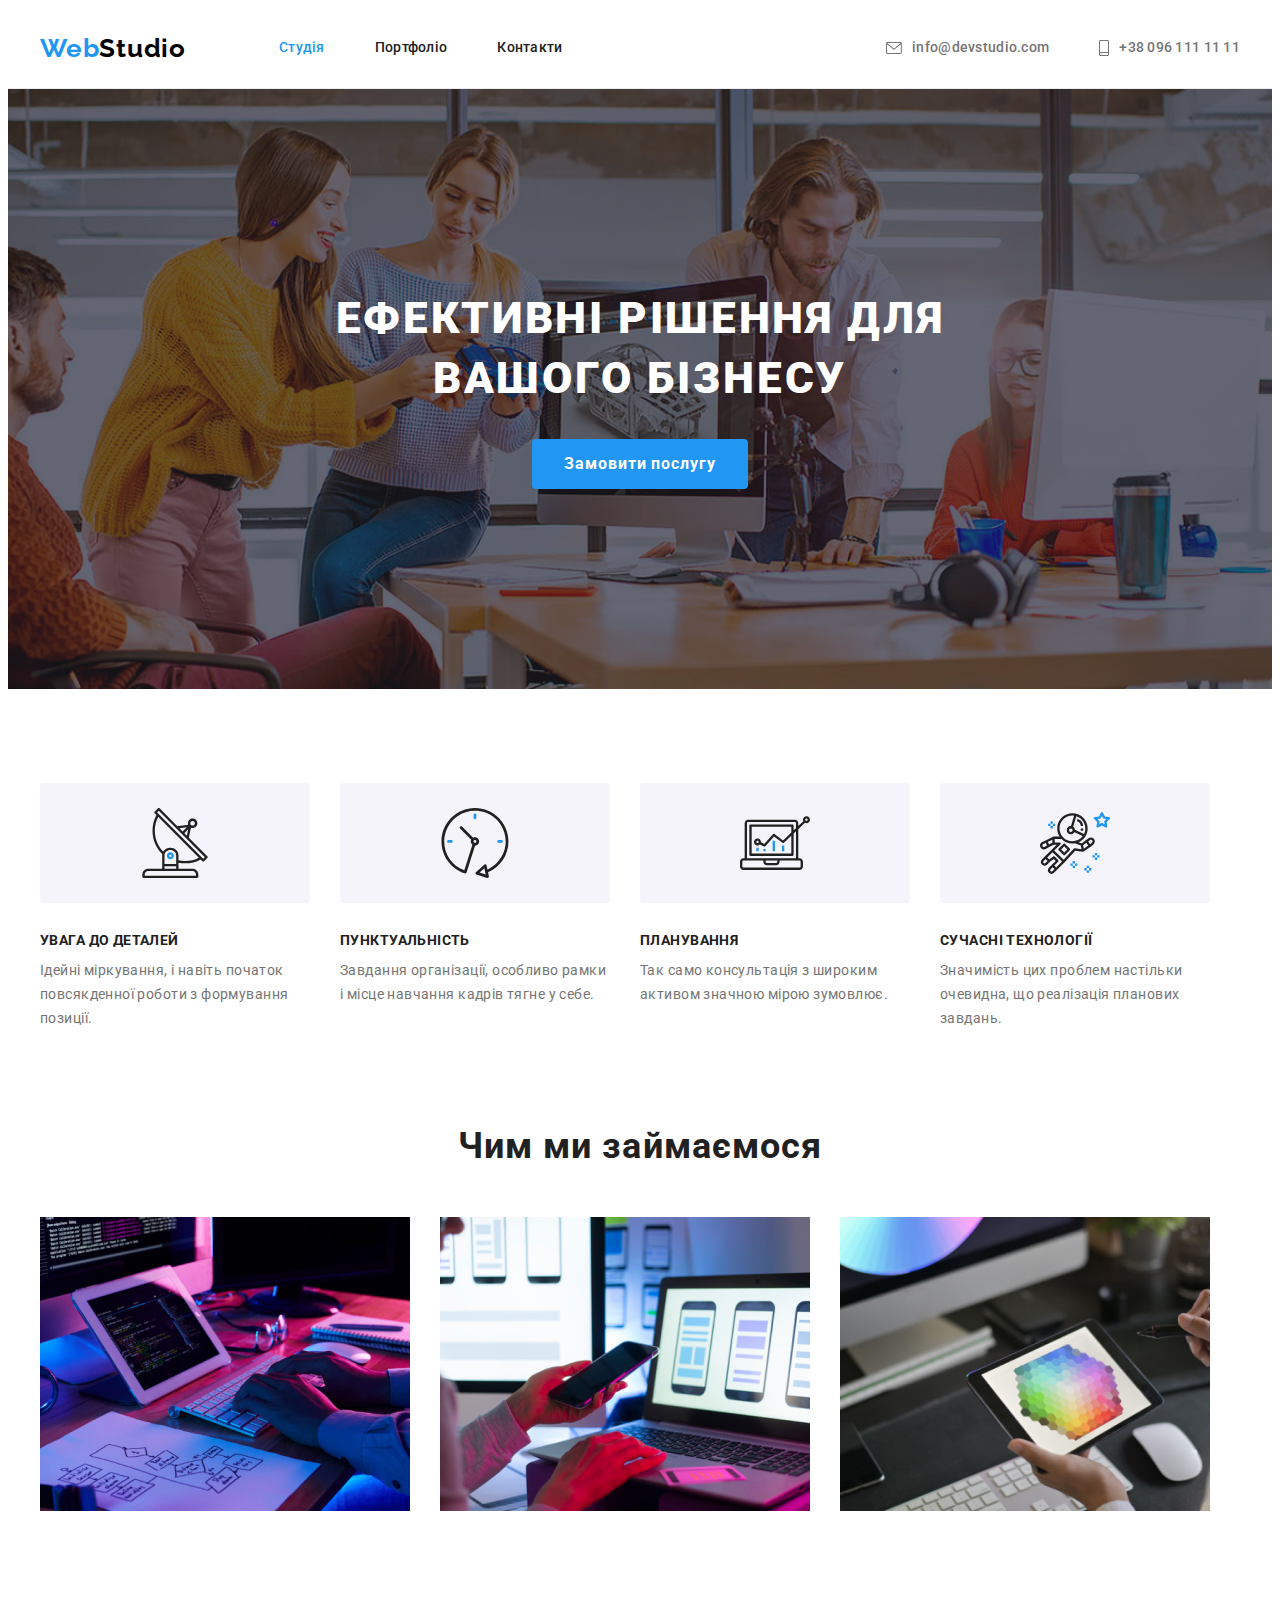
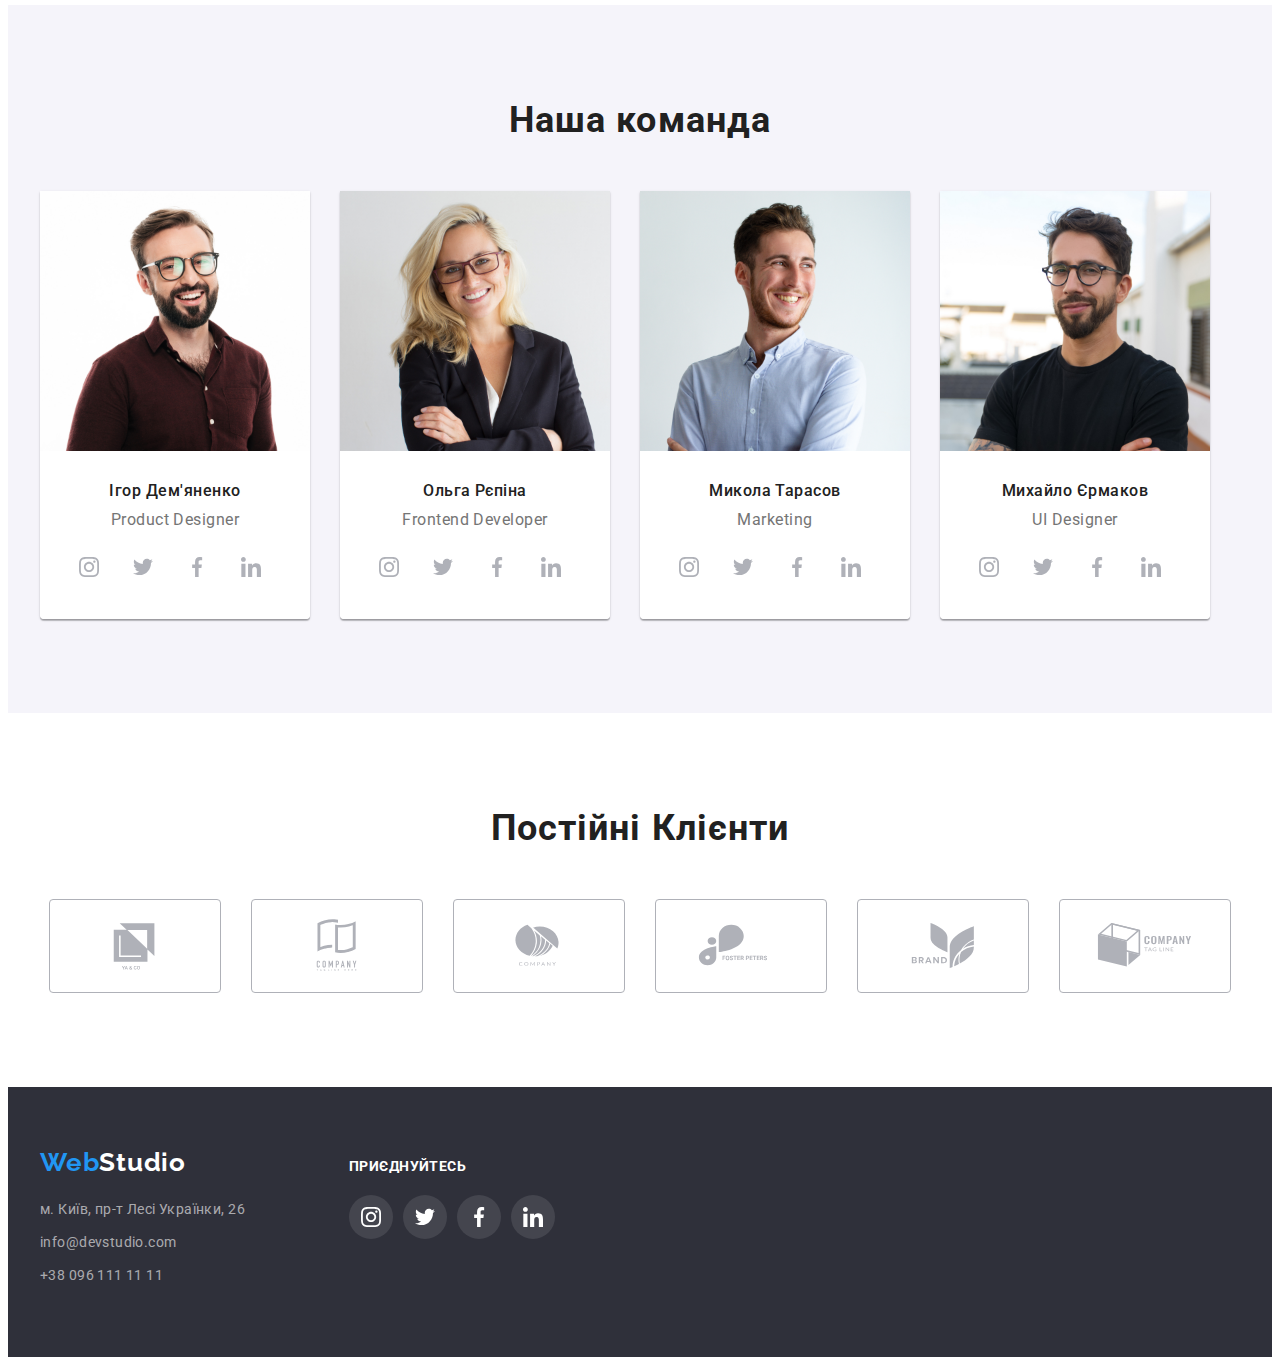
<file: index.html>
<!DOCTYPE html>
<html lang="uk">
  <head>
    <meta charset="UTF-8" />
    <meta http-equiv="X-UA-Compatible" content="IE=edge" />
    <meta name="viewport" content="width=device-width, initial-scale=1.0" />
    <link
      href="https://fonts.googleapis.com/css2?family=Raleway:wght@700&family=Roboto:wght@400;500;700;900&display=swap"
      rel="stylesheet"
    />
    <title>goit-markup-hw-04</title>
    <link
      rel="stylesheet"
      href="https://cdnjs.cloudflare.com/ajax/libs/modern-normalize/1.1.0/modern-normalize.min.css"
      integrity="sha512-wpPYUAdjBVSE4KJnH1VR1HeZfpl1ub8YT/NKx4PuQ5NmX2tKuGu6U/JRp5y+Y8XG2tV+wKQpNHVUX03MfMFn9Q=="
      crossorigin="anonymous"
      referrerpolicy="no-referrer"
    />
    <link rel="stylesheet" href="./css/style.css" />
  </head>
  <body>
    <!--Шапка-->
    <header class="header">
      <div class="container">
        <a href="./index.html" class="header-logo"
          ><span class="logo-web">Web</span>Studio</a
        >
        <nav class="nav">
          <ul class="nav-list list">
            <li class="nav-item">
              <a class="nav-link link current" href="./index.html ">Студія</a>
            </li>
            <li class="nav-item">
              <a href="./portfolio.html" class="nav-link link">Портфоліо</a>
            </li>
            <li class="nav-item">
              <a href="./contacts.html" class="nav-link link">Контакти</a>
            </li>
          </ul>
        </nav>
        <ul class="header-contacts list">
          <li class="contacts-item">
            <a href="mailto:info@devstudio.com" class="contacts-link"
              ><svg class="mail-icon" width="16px" height="12px">
                <use href="./images/icons.svg#mail"></use></svg
              >info@devstudio.com</a
            >
          </li>
          <li class="contacts-item">
            <a href="tel:+380961111111" class="contacts-link"
              ><svg class="mail-icon" width="10px" height="16px">
                <use href="./images/icons.svg#smartphone"></use></svg
              >+38 096 111 11 11</a
            >
          </li>
        </ul>
      </div>
    </header>
    <main>
      <!--Герой-->
      <section class="hero">
        <div class="container hero-container">
          <h1 class="hero-title">Ефективні рішення для вашого бізнесу</h1>
          <button type="button" class="hero-btn">Замовити послугу</button>
        </div>
      </section>
      <!--Особливості-->
      <section class="features section">
        <div class="container">
          <h2 class="hidden-title visually-hidden">Особливості</h2>
          <ul class="features-list list">
            <li class="features-item">
              <div class="features-box">
                <svg class="icon" width="70" height="70">
                  <use href="./images/icons.svg#antenna"></use>
                </svg>
              </div>
              <h3 class="features-title">УВАГА ДО ДЕТАЛЕЙ</h3>
              <p class="features-text">
                Ідейні міркування, і навіть початок повсякденної роботи з
                формування позиції.
              </p>
            </li>
            <li class="features-item">
              <div class="features-box">
                <svg class="icon" width="70" height="70">
                  <use href="./images/icons.svg#clock"></use>
                </svg>
              </div>
              <h3 class="features-title">ПУНКТУАЛЬНІСТЬ</h3>
              <p class="features-text">
                Завдання організації, особливо рамки і місце навчання кадрів
                тягне у себе.
              </p>
            </li>
            <li class="features-item">
              <div class="features-box">
                <svg class="icon" width="70" height="70">
                  <use href="./images/icons.svg#diagram"></use>
                </svg>
              </div>
              <h3 class="features-title">ПЛАНУВАННЯ</h3>
              <p class="features-text">
                Так само консультація з широким активом значною мірою зумовлює.
              </p>
            </li>
            <li class="features-item">
              <div class="features-box">
                <svg class="icon" width="70" height="70">
                  <use href="./images/icons.svg#astronaut"></use>
                </svg>
              </div>
              <h3 class="features-title">СУЧАСНІ ТЕХНОЛОГІЇ</h3>
              <p class="features-text">
                Значимість цих проблем настільки очевидна, що реалізація
                планових завдань.
              </p>
            </li>
          </ul>
        </div>
      </section>
      <!--Чим ми займаємося-->
      <section class="activity">
        <div class="container">
          <h2 class="activity-title">Чим ми займаємося</h2>
          <ul class="activity-list list">
            <li class="activity-item">
              <img
                src="./images/img-1.jpg"
                alt="програмує на гаджеті"
                width="370"
              />
            </li>
            <li class="activity-item">
              <img
                src="./images/img-2.jpg"
                alt="програмує на гаджеті"
                width="370"
              />
            </li>
            <li class="activity-item">
              <img
                src="./images/img-3.jpg"
                alt="програмує на гаджеті"
                width="370"
              />
            </li>
          </ul>
        </div>
      </section>
      <!--Наша Команда-->
      <section class="team section">
        <div class="container">
          <h2 class="team-title">Наша команда</h2>
          <ul class="team-list list">
            <li class="team-item">
              <img
                src="./images/team-foto-1.jpg"
                alt="фото співробітника компанії"
                width="270"
              />
              <div class="team-card">
                <h3 class="team-name">Ігор Дем'яненко</h3>
                <p class="team-text">Product Designer</p>
                <ul class="list icon-list">
                  <li class="team-social-item">
                    <a class="social" href="">
                      <svg width="20" height="20">
                        <use href="./images/icons.svg#instagram"></use>
                      </svg>
                    </a>
                  </li>
                  <li class="team-social-item">
                    <a class="social" href="">
                      <svg width="20" height="20">
                        <use href="./images/icons.svg#twitter"></use>
                      </svg>
                    </a>
                  </li>
                  <li class="team-social-item">
                    <a class="social" href="">
                      <svg width="20" height="20">
                        <use href="./images/icons.svg#facebook"></use>
                      </svg>
                    </a>
                  </li>
                  <li class="team-social-item">
                    <a class="social" href="">
                      <svg width="20" height="20">
                        <use href="./images/icons.svg#linkedin"></use>
                      </svg>
                    </a>
                  </li>
                </ul>
              </div>
            </li>
            <li class="team-item">
              <img
                src="./images/team-foto-2.jpg"
                alt="фото співробітника компанії"
                width="270"
              />
              <div class="team-card">
                <h3 class="team-name">Ольга Рєпіна</h3>
                <p class="team-text">Frontend Developer</p>
                <ul class="list icon-list">
                  <li class="team-social-item">
                    <a class="social" href="">
                      <svg width="20" height="20">
                        <use href="./images/icons.svg#instagram"></use>
                      </svg>
                    </a>
                  </li>
                  <li class="team-social-item">
                    <a class="social" href="">
                      <svg width="20" height="20">
                        <use href="./images/icons.svg#twitter"></use>
                      </svg>
                    </a>
                  </li>
                  <li class="team-social-item">
                    <a class="social" href="">
                      <svg width="20" height="20">
                        <use href="./images/icons.svg#facebook"></use>
                      </svg>
                    </a>
                  </li>
                  <li class="team-social-item">
                    <a class="social" href="">
                      <svg width="20" height="20">
                        <use href="./images/icons.svg#linkedin"></use>
                      </svg>
                    </a>
                  </li>
                </ul>
              </div>
            </li>
            <li class="team-item">
              <img
                src="./images/team-foto-3.jpg"
                alt="фото співробітника компанії"
                width="270"
              />
              <div class="team-card">
                <h3 class="team-name">Микола Тарасов</h3>
                <p class="team-text">Marketing</p>
                <ul class="list icon-list">
                  <li class="team-social-item">
                    <a class="social" href="">
                      <svg width="20" height="20">
                        <use href="./images/icons.svg#instagram"></use>
                      </svg>
                    </a>
                  </li>
                  <li class="team-social-item">
                    <a class="social" href="">
                      <svg width="20" height="20">
                        <use href="./images/icons.svg#twitter"></use>
                      </svg>
                    </a>
                  </li>
                  <li class="team-social-item">
                    <a class="social" href="">
                      <svg width="20" height="20">
                        <use href="./images/icons.svg#facebook"></use>
                      </svg>
                    </a>
                  </li>
                  <li class="team-social-item">
                    <a class="social" href="">
                      <svg width="20" height="20">
                        <use href="./images/icons.svg#linkedin"></use>
                      </svg>
                    </a>
                  </li>
                </ul>
              </div>
            </li>
            <li class="team-item">
              <img
                src="./images/team-foto-4.jpg"
                alt="фото співробітника компанії"
                width="270"
              />
              <div class="team-card">
                <h3 class="team-name">Михайло Єрмаков</h3>
                <p class="team-text">UI Designer</p>
                <ul class="list icon-list">
                  <li class="team-social-item">
                    <a class="social" href="">
                      <svg width="20" height="20">
                        <use href="./images/icons.svg#instagram"></use>
                      </svg>
                    </a>
                  </li>
                  <li class="team-social-item">
                    <a class="social" href="">
                      <svg width="20" height="20">
                        <use href="./images/icons.svg#twitter"></use>
                      </svg>
                    </a>
                  </li>
                  <li class="team-social-item">
                    <a class="social" href="">
                      <svg width="20" height="20">
                        <use href="./images/icons.svg#facebook"></use>
                      </svg>
                    </a>
                  </li>
                  <li class="team-social-item">
                    <a class="social" href="">
                      <svg width="20" height="20">
                        <use href="./images/icons.svg#linkedin"></use>
                      </svg>
                    </a>
                  </li>
                </ul>
              </div>
            </li>
          </ul>
        </div>
      </section>
      <!--Постійні клієнти-->
      <section class="clients section">
        <div class="container">
          <h2 class="regular-clients-title">Постійні Клієнти</h2>
          <ul class="list client-list">
            <li class="client-icon">
              <a class="client-link" href=""
                ><svg class="client-logo" width="106" height="60">
                  <use href="./images/icons.svg#logo-1"></use></svg
              ></a>
            </li>
            <li class="client-icon">
              <a class="client-link" href=""
                ><svg class="client-logo" width="106" height="60">
                  <use href="./images/icons.svg#logo-2"></use></svg
              ></a>
            </li>
            <li class="client-icon">
              <a class="client-link" href=""
                ><svg class="client-logo" width="106" height="60">
                  <use href="./images/icons.svg#logo-3"></use></svg
              ></a>
            </li>
            <li class="client-icon">
              <a class="client-link" href=""
                ><svg class="client-logo" width="106" height="60">
                  <use href="./images/icons.svg#logo-4"></use></svg
              ></a>
            </li>
            <li class="client-icon">
              <a class="client-link" href=""
                ><svg class="client-logo" width="106" height="60">
                  <use href="./images/icons.svg#logo-5"></use></svg
              ></a>
            </li>
            <li class="client-icon">
              <a class="client-link" href=""
                ><svg class="client-logo" width="106" height="60">
                  <use href="./images/icons.svg#logo-6"></use></svg
              ></a>
            </li>
          </ul>
        </div>
      </section>
    </main>
    <!--Футер-->
    <footer class="footer">
      <div class="container footer-section">
        <div class="footer-contacts">
          <a class="footer-logo header-logo link" href="./index.html"
            ><span class="logo-web">Web</span>Studio</a
          >
          <address>
            <ul class="footer-list list">
              <li class="footer-item">
                <a
                  href="https://goo.gl/maps/ifMbMXuHvsJ8rCSMA"
                  target="_blank"
                  rel="noopener noindex nofollow"
                  class="address-link link"
                  >м. Київ, пр-т Лесі Українки, 26</a
                >
              </li>
              <li class="footer-item">
                <a href="mailto:info@devstudio.com" class="address-link link"
                  >info@devstudio.com</a
                >
              </li>
              <li class="footer-item">
                <a href="tel:+380961111111" class="address-link link"
                  >+38 096 111 11 11</a
                >
              </li>
            </ul>
          </address>
        </div>
        <div class="footer-social">
          <p class="social-text">приєднуйтесь</p>
          <ul class="social-lincs list">
            <li class="social-lincs-item">
              <a class="elipse" href=""
                ><svg class="social-icon" width="20" height="20">
                  <use href="./images/icons.svg#instagram"></use></svg
              ></a>
            </li>
            <li class="social-lincs-item">
              <a class="elipse" href=""
                ><svg class="social-icon" width="20" height="20">
                  <use href="./images/icons.svg#twitter"></use></svg
              ></a>
            </li>
            <li class="social-lincs-item">
              <a class="elipse" href=""
                ><svg class="social-icon" width="20" height="20">
                  <use href="./images/icons.svg#facebook"></use></svg
              ></a>
            </li>
            <li class="social-lincs-item">
              <a class="elipse" href=""
                ><svg class="social-icon" width="20" height="20">
                  <use href="./images/icons.svg#linkedin"></use></svg
              ></a>
            </li>
          </ul>
        </div>
      </div>
    </footer>
  </body>
</html>
</file>
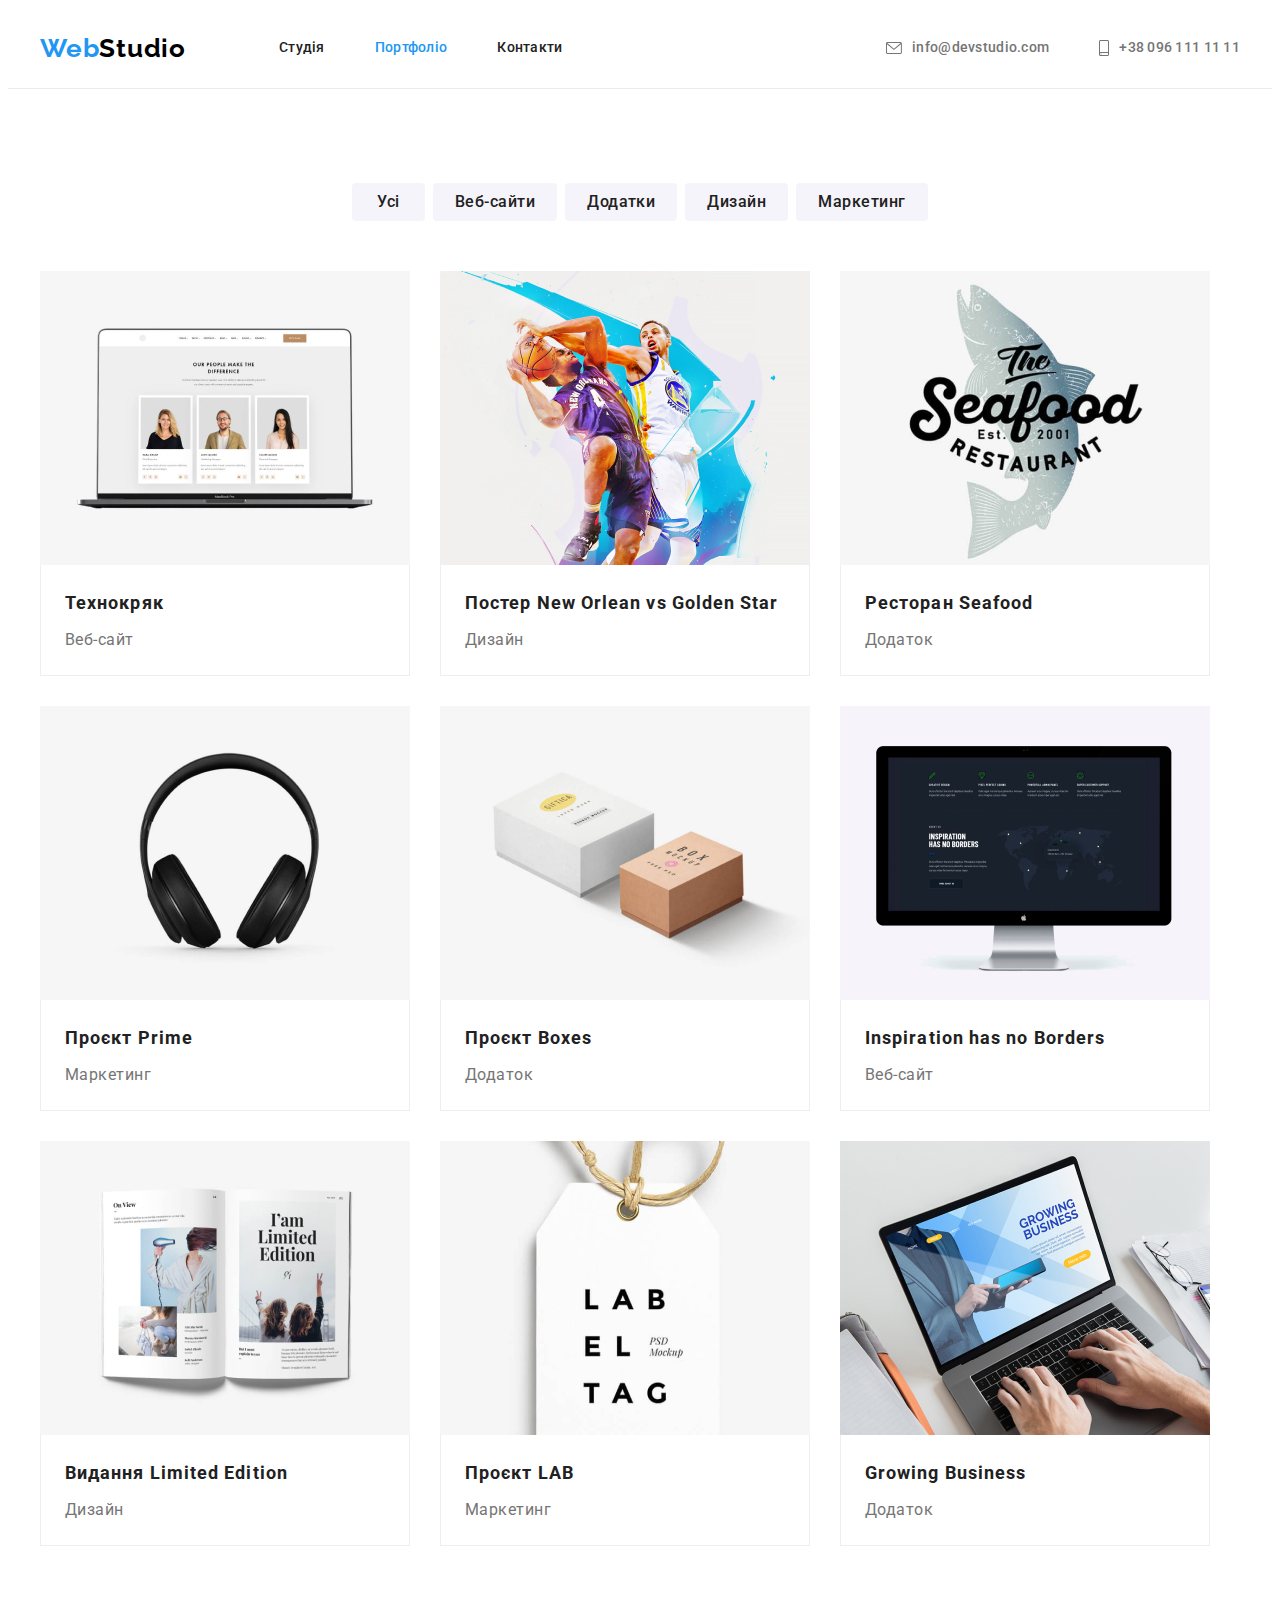
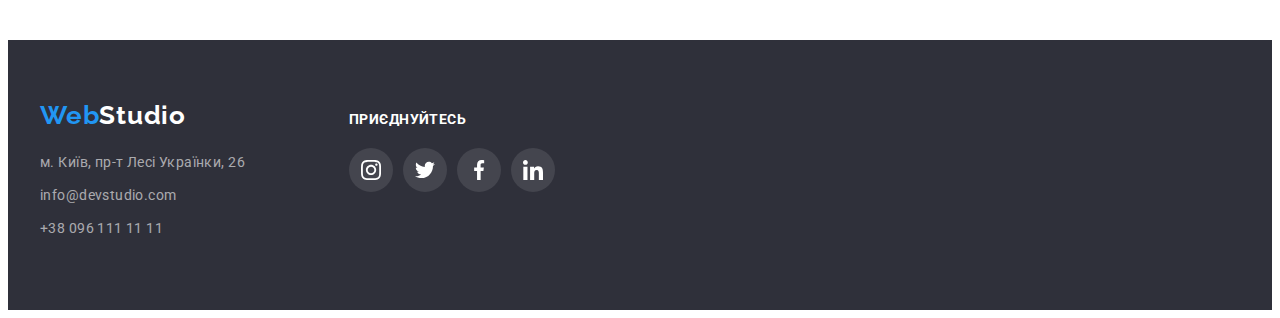
<file: portfolio.html>
<!DOCTYPE html>
<html lang="uk">
  <head>
    <meta charset="UTF-8" />
    <meta http-equiv="X-UA-Compatible" content="IE=edge" />
    <meta name="viewport" content="width=device-width, initial-scale=1.0" />
    <link
      href="https://fonts.googleapis.com/css2?family=Raleway:wght@700&family=Roboto:wght@400;500;700;900&display=swap"
      rel="stylesheet"
    />
    <title>goit-markup-hw-04</title>
    <link
      rel="stylesheet"
      href="https://cdnjs.cloudflare.com/ajax/libs/modern-normalize/1.1.0/modern-normalize.min.css"
      integrity="sha512-wpPYUAdjBVSE4KJnH1VR1HeZfpl1ub8YT/NKx4PuQ5NmX2tKuGu6U/JRp5y+Y8XG2tV+wKQpNHVUX03MfMFn9Q=="
      crossorigin="anonymous"
      referrerpolicy="no-referrer"
    />
    <link rel="stylesheet" href="./css/style.css" />
  </head>
  <body>
    <!--Шапка-->
    <header class="header">
      <div class="container">
        <a href="./index.html" class="header-logo"
          ><span class="logo-web">Web</span>Studio</a
        >
        <nav class="nav">
          <ul class="nav-list list">
            <li class="nav-item">
              <a class="nav-link link" href="./index.html ">Студія</a>
            </li>
            <li class="nav-item">
              <a href="./portfolio.html" class="nav-link link current"
                >Портфоліо</a
              >
            </li>
            <li class="nav-item">
              <a href="./contacts.html" class="nav-link link">Контакти</a>
            </li>
          </ul>
        </nav>
        <ul class="header-contacts list">
          <li class="contacts-item">
            <a href="mailto:info@devstudio.com" class="contacts-link"
              ><svg class="mail-icon" width="16px" height="12px">
                <use href="./images/icons.svg#mail"></use></svg
              >info@devstudio.com</a
            >
          </li>
          <li class="contacts-item">
            <a href="tel:+380961111111" class="contacts-link"
              ><svg class="mail-icon" width="10px" height="16px">
                <use href="./images/icons.svg#smartphone"></use></svg
              >+38 096 111 11 11</a
            >
          </li>
        </ul>
      </div>
    </header>
    <main>
      <!-----------Портфоліо---------------->
      <section class="portfolio section">
        <div class="container portfolio-container">
          <h1 class="portfolio-title visually-hidden">Портфоліо</h1>
          <ul class="portfolio-filter list">
            <li class="filter-item">
              <button class="filter-btn first-btn" type="button">Усі</button>
            </li>
            <li class="filter-item">
              <button class="filter-btn" type="button">Веб-сайти</button>
            </li>
            <li class="filter-item">
              <button class="filter-btn" type="button">Додатки</button>
            </li>
            <li class="filter-item">
              <button class="filter-btn" type="button">Дизайн</button>
            </li>
            <li class="filter-item">
              <button class="filter-btn" type="button">Маркетинг</button>
            </li>
          </ul>
          <ul class="portfolio-list list">
            <li class="portfolio-item">
              <a class="link" href="">
                <img
                  src="./images/filter-1.jpg"
                  alt=" відкрита сторінка веб-сайту на ноутбуці"
                  width="370"
                />
                <div class="portfolio-card">
                  <h2 class="portfolio-title">Технокряк</h2>
                  <p class="portfolio-text">Веб-сайт</p>
                </div>
              </a>
            </li>
            <li class="portfolio-item">
              <a class="link" href=""
                ><img
                  src="./images/filter-2.jpg"
                  alt="грають два баскетболіста"
                  width="370"
                />
                <div class="portfolio-card">
                  <h2 class="portfolio-title">
                    Постер New Orlean vs Golden Star
                  </h2>
                  <p class="portfolio-text">Дизайн</p>
                </div>
              </a>
            </li>
            <li class="portfolio-item">
              <a class="link" href=""
                ><img
                  src="./images/filter-3.jpg"
                  alt="лого рибного ресторану"
                  width="370"
                />
                <div class="portfolio-card">
                  <h2 class="portfolio-title">Ресторан Seafood</h2>
                  <p class="portfolio-text">Додаток</p>
                </div>
              </a>
            </li>
            <li class="portfolio-item">
              <a class="link" href="">
                <img src="./images/filter-4.jpg" alt="навушники" width="370" />
                <div class="portfolio-card">
                  <h2 class="portfolio-title">Проєкт Prime</h2>
                  <p class="portfolio-text">Маркетинг</p>
                </div>
              </a>
            </li>
            <li class="portfolio-item">
              <a class="link" href="">
                <img
                  src="./images/filter-5.jpg"
                  alt="дві коробки"
                  width="370"
                />
                <div class="portfolio-card">
                  <h2 class="portfolio-title">Проєкт Boxes</h2>
                  <p class="portfolio-text">Додаток</p>
                </div>
              </a>
            </li>
            <li class="portfolio-item">
              <a class="link" href="">
                <img src="./images/filter-6.jpg" alt="монітор" width="370" />
                <div class="portfolio-card">
                  <h2 class="portfolio-title">Inspiration has no Borders</h2>
                  <p class="portfolio-text">Веб-сайт</p>
                </div>
              </a>
            </li>
            <li class="portfolio-item">
              <a class="link" href="">
                <img src="./images/filter-7.jpg" alt="книга" width="370" />
                <div class="portfolio-card">
                  <h2 class="portfolio-title">Видання Limited Edition</h2>
                  <p class="portfolio-text">Дизайн</p>
                </div>
              </a>
            </li>
            <li class="portfolio-item">
              <a class="link" href="">
                <img src="./images/filter-8.jpg" alt="бірка LAB" width="370" />
                <div class="portfolio-card">
                  <h2 class="portfolio-title">Проєкт LAB</h2>
                  <p class="portfolio-text">Маркетинг</p>
                </div>
              </a>
            </li>
            <li class="portfolio-item">
              <a class="link" href="">
                <img
                  src="./images/filter-9.jpg"
                  alt="людина друкує на ноутбуці"
                  width="370"
                />
                <div class="portfolio-card">
                  <h2 class="portfolio-title">Growing Business</h2>
                  <p class="portfolio-text">Додаток</p>
                </div>
              </a>
            </li>
          </ul>
        </div>
      </section>
    </main>
    <!--Футер-->
    <footer class="footer">
      <div class="container footer-section">
        <div class="footer-contacts">
          <a class="footer-logo header-logo link" href="./index.html"
            ><span class="logo-web">Web</span>Studio</a
          >
          <address>
            <ul class="footer-list list">
              <li class="footer-item">
                <a
                  href="https://goo.gl/maps/ifMbMXuHvsJ8rCSMA"
                  target="_blank"
                  rel="noopener noindex nofollow"
                  class="address-link link"
                  >м. Київ, пр-т Лесі Українки, 26</a
                >
              </li>
              <li class="footer-item">
                <a href="mailto:info@devstudio.com" class="address-link link"
                  >info@devstudio.com</a
                >
              </li>
              <li class="footer-item">
                <a href="tel:+380961111111" class="address-link link"
                  >+38 096 111 11 11</a
                >
              </li>
            </ul>
          </address>
        </div>
        <div class="footer-social">
          <p class="social-text">приєднуйтесь</p>
          <ul class="social-lincs list">
            <li class="social-lincs-item">
              <a class="elipse" href=""
                ><svg class="social-icon" width="20" height="20">
                  <use href="./images/icons.svg#instagram"></use></svg
              ></a>
            </li>
            <li class="social-lincs-item">
              <a class="elipse" href=""
                ><svg class="social-icon" width="20" height="20">
                  <use href="./images/icons.svg#twitter"></use></svg
              ></a>
            </li>
            <li class="social-lincs-item">
              <a class="elipse" href=""
                ><svg class="social-icon" width="20" height="20">
                  <use href="./images/icons.svg#facebook"></use></svg
              ></a>
            </li>
            <li class="social-lincs-item">
              <a class="elipse" href=""
                ><svg class="social-icon" width="20" height="20">
                  <use href="./images/icons.svg#linkedin"></use></svg
              ></a>
            </li>
          </ul>
        </div>
      </div>
    </footer>
  </body>
</html>
</file>
<file: css/style.css>
:root {
  --accent-color: #2196f3;
  --title-text-color: #212121;
  --primary-text-color: #757575;
  --primary-light-color: #ffffff;
}

body {
  font-family: "Roboto", sans-serif;
  color: var(--primary-text-color);
  letter-spacing: 0.03em;
  min-width: 1200px;
}

img {
  display: block;
}

h1,
h2,
h3,
h4,
h5,
h6,
p,
ul {
  margin: 0;
}

.list {
  padding: 0;
  margin: 0;
  list-style: none;
}

.link {
  text-decoration: none;
}

.link.current {
  color: var(--accent-color);
}

.visually-hidden {
  position: absolute;
  width: 1px;
  height: 1px;
  margin: -1px;
  border: 0;
  padding: 0;
  white-space: nowrap;
  clip-path: inset(100%);
  clip: rect(0 0 0 0);
  overflow: hidden;
}

.container {
  width: 1200px;
  margin: 0 auto;
  padding-left: 15px;
  padding-right: 15px;
}

.section {
  padding-top: 94px;
  padding-bottom: 94px;
}

/*-----------------Шапка-------------------------*/

.header {
  border-bottom: 1px solid #ececec;
}

.header .container {
  align-items: center;
  display: flex;
}

.header-logo {
  display: block;
  font-family: "Raleway";
  font-style: normal;
  font-weight: 700;
  font-size: 26px;
  line-height: 1.19;
  letter-spacing: 0.03em;
  color: #000000;

  margin-right: 93px;
  text-decoration: none;
}

.logo-web {
  color: var(--accent-color);
}

.nav-list,
.header-contacts {
  display: flex;
  align-items: center;
}
.nav-item {
  display: block;
}

.nav-link {
  display: block;
  padding-top: 32px;
  padding-bottom: 32px;
  font-weight: 500;
  font-size: 14px;
  line-height: 1.14;
  letter-spacing: 0.02em;
  color: var(--title-text-color);
}

.nav-item:not(:last-child) {
  margin-right: 50px;
}

.contacts-link {
  display: flex;
  justify-content: center;
  align-items: center;
  padding-top: 32px;
  padding-bottom: 32px;
  font-weight: 500;
  font-size: 14px;
  line-height: 1.14;
  letter-spacing: 0.02em;
  color: var(--primary-text-color);
  text-decoration: none;
}

.contacts-link:hover,
.contacts-link:focus {
  color: var(--accent-color);
}

.header-contacts {
  margin-left: auto;
}

.contacts-item:not(:first-child) {
  margin-left: 50px;
}

.mail-icon {
  margin-right: 10px;
  fill: currentColor;
}

/*-----------------Герой-------------------------*/

.hero {
  display: block;
  max-width: 1600px;
  max-height: 600px;
  background: rgba(47, 48, 58, 0.4);
  padding: 200px 0;
  background-image: linear-gradient(
      to right,
      rgba(47, 48, 58, 0.4),
      rgba(47, 48, 58, 0.4)
    ),
    url(../images/hero-back.jpg);
  background-repeat: no-repeat;
  background-size: cover;
  background-position: center;
  margin: auto;
}

.hero-container {
  text-align: center;
}

.hero-title {
  max-width: 696px;
  font-weight: 900;
  font-size: 44px;
  line-height: 1.36;
  text-align: center;
  letter-spacing: 0.06em;
  text-transform: uppercase;
  color: var(--primary-light-color);
  margin: 0 auto 30px;
}
.hero-btn {
  display: inline-block;
  font-family: "Roboto";
  font-weight: 700;
  font-size: 16px;
  line-height: 1.88;
  letter-spacing: 0.06em;
  color: var(--primary-light-color);
  background: var(--accent-color);
  border-radius: 4px;
  cursor: pointer;
  border: none;
  padding: 10px 32px;
}

.hero-btn:hover,
.hero-btn:focus {
  background: #188ce8;
}

/*-----------------Особливості-------------------------*/

.features-title {
  font-size: 14px;
  line-height: 1.14;
  letter-spacing: 0.03em;
  text-transform: uppercase;
  color: var(--title-text-color);
}

.features-item:not(:last-child) {
  margin-right: 30px;
}

.features-title {
  margin-bottom: 10px;
}
.features-text {
  font-size: 14px;
  line-height: 1.71;
  letter-spacing: 0.03em;
  max-width: 270px;
}

.features-list {
  display: flex;
}

.features-box {
  display: flex;
  justify-content: center;
  align-items: center;
  width: 270px;
  height: 120px;
  background-color: #f5f4fa;
  border-radius: 4px;
  margin-bottom: 30px;
}

/*-----------------Чим ми займаємося-------------------------*/
.activity {
  padding-bottom: 94px;
}

.activity-list {
  display: flex;
  gap: 30px;
}

.activity-title {
  font-size: 36px;
  line-height: 1.17;
  text-align: center;
  letter-spacing: 0.03em;
  color: var(--title-text-color);
  margin-bottom: 50px;
}

/*-----------------Наша Команда-------------------------*/
.team {
  background: #f5f4fa;
}

.team-title {
  font-size: 36px;
  line-height: 1.17;
  text-align: center;
  letter-spacing: 0.03em;
  color: var(--title-text-color);
  margin-bottom: 50px;
}

.team-card {
  background: var(--primary-light-color);
  padding-top: 30px;
  padding-bottom: 30px;
  border-radius: 0px 0px 4px 4px;
}

.team-name {
  font-weight: 500;
  font-size: 16px;
  line-height: 1.19;
  text-align: center;
  letter-spacing: 0.03em;
  color: var(--title-text-color);
  margin-bottom: 10px;
}
.team-text {
  font-size: 16px;
  line-height: 1.19;
  text-align: center;
  letter-spacing: 0.03em;
  margin-bottom: 16px;
}

.team-list {
  display: flex;
  gap: 30px;
}

.team-item {
  box-shadow: 0px 1px 3px rgba(0, 0, 0, 0.12), 0px 1px 1px rgba(0, 0, 0, 0.14),
    0px 2px 1px rgba(0, 0, 0, 0.2);
  border-radius: 0px 0px 4px 4px;
}

.icon-list {
  display: flex;
  justify-content: center;
}

.social {
  display: flex;
  justify-content: center;
  align-items: center;
  color: #afb1b8;
  width: 44px;
  height: 44px;
  border-radius: 50%;
  fill: currentColor;
}

.team-social-item:not(last-child) {
  margin-right: 10px;
}

.social:hover,
.social:focus {
  color: var(--primary-light-color);
  background-color: var(--accent-color);
}

/*-----------------Постійні клієнти-------------------------*/

.regular-clients-title {
  font-size: 36px;
  line-height: 1.17;
  text-align: center;
  letter-spacing: 0.03em;
  color: var(--title-text-color);
  margin-bottom: 50px;
}

.client-list {
  display: flex;
  justify-content: center;
}

.client-link {
  display: flex;
  justify-content: center;
  align-items: center;
  color: #afb1b8;
  width: 170px;
  height: 92px;
  border: 1px solid #afb1b8;
  border-radius: 4px;
}

.client-link:hover,
.client-link:focus {
  color: var(--accent-color);
  border: 1px solid var(--accent-color);
}

.client-logo {
  fill: currentColor;
}

.client-icon:not(:last-child) {
  margin-right: 30px;
}
/*-----------------Футер-------------------------*/

.footer {
  background: #2f303a;
}

.footer-section {
  display: flex;
  align-items: baseline;
}

.footer-contacts {
  padding-top: 60px;
  padding-bottom: 60px;
  margin-right: 70px;
}

.social-text {
  margin-bottom: 20px;
  font-weight: 700;
  font-size: 14px;
  line-height: 1.14;
  letter-spacing: 0.03em;
  text-transform: uppercase;
  color: #ffffff;
}

.social-lincs {
  display: flex;
  justify-content: center;
  align-items: center;
}

.social-lincs-item:not(:last-child) {
  margin-right: 10px;
}

.elipse {
  display: flex;
  justify-content: center;
  align-items: center;
  fill: currentColor;
  width: 44px;
  height: 44px;
  border-radius: 50%;
  background: rgba(255, 255, 255, 0.1);
}

.elipse:hover,
.elipse:focus {
  background-color: var(--accent-color);
}

.social-icon {
  fill: var(--primary-light-color);
}

.footer-logo {
  display: inline-block;
  color: var(--primary-light-color);
  margin-bottom: 20px;
}

.footer-item {
  margin-bottom: 9px;
}

.address-link {
  font-style: normal;
  font-size: 14px;
  line-height: 1.71;
  letter-spacing: 0.03em;
  color: rgba(255, 255, 255, 0.6);
}

.address-link:hover,
.address-link:focus {
  color: var(--primary-light-color);
}

/*-----------------!!!!Портфоліо!!!-------------------------*/

/*-----------------Фільтр-------------------------*/

.filter-btn {
  font-family: "Roboto";
  font-weight: 500;
  font-size: 16px;
  line-height: 1.62;
  text-align: center;
  letter-spacing: 0.03em;
  color: var(--title-text-color);
  background: #f5f4fa;
  border-radius: 4px;
  border-style: none;
  cursor: pointer;
  border-radius: 4px;
  padding: 6px 22px;
}
.filter-btn:hover,
.filter-btn:focus {
  color: var(--primary-light-color);
  background: #188ce8;
  box-shadow: 0px 3px 1px rgba(0, 0, 0, 0.1), 0px 1px 2px rgba(0, 0, 0, 0.08),
    0px 2px 2px rgba(0, 0, 0, 0.12);
}

.first-btn {
  padding: 6px 25px;
}

.portfolio-filter {
  display: flex;
  justify-content: center;
  gap: 8px;
  margin-bottom: 50px;
}

/*----------------Елеманти Портфолио-------------------------*/

.portfolio-list {
  display: flex;
  flex-wrap: wrap;
  gap: 30px;
}

.portfolio-item {
  max-width: 370px;
}

.portfolio-item:hover,
.portfolio-item:focus {
  box-shadow: 0px 1px 1px rgba(0, 0, 0, 0.12), 0px 4px 4px rgba(0, 0, 0, 0.06),
    1px 4px 6px rgba(0, 0, 0, 0.16);
}

.portfolio-card {
  padding: 20px 24px;
  background: var(--primary-light-color);
  border: 1px solid #eeeeee;
  border-top: 0px;
}

.portfolio-title {
  font-weight: 700;
  font-size: 18px;
  line-height: 2;
  letter-spacing: 0.06em;
  color: var(--title-text-color);
  margin-bottom: 4px;
}

.portfolio-text {
  font-size: 16px;
  line-height: 1.88;
  letter-spacing: 0.03em;
  color: var(--primary-text-color);
}
</file>
